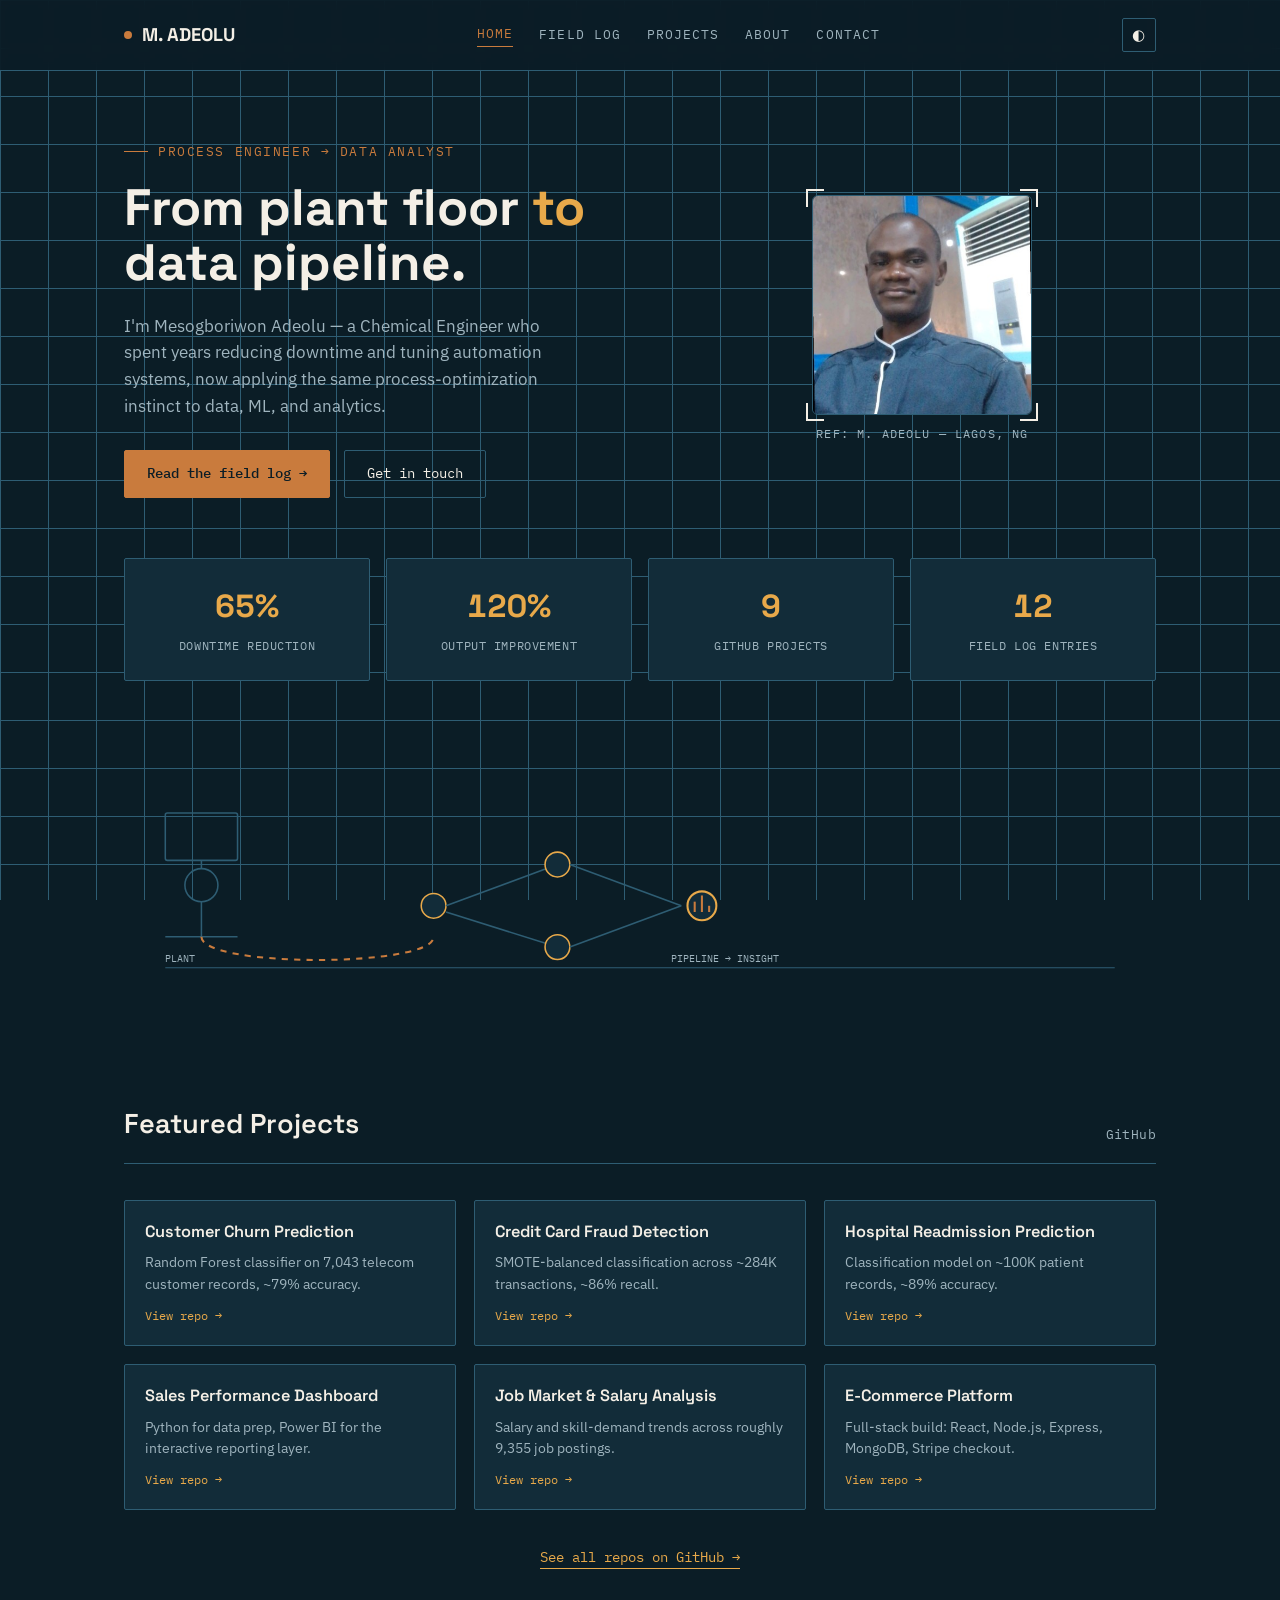
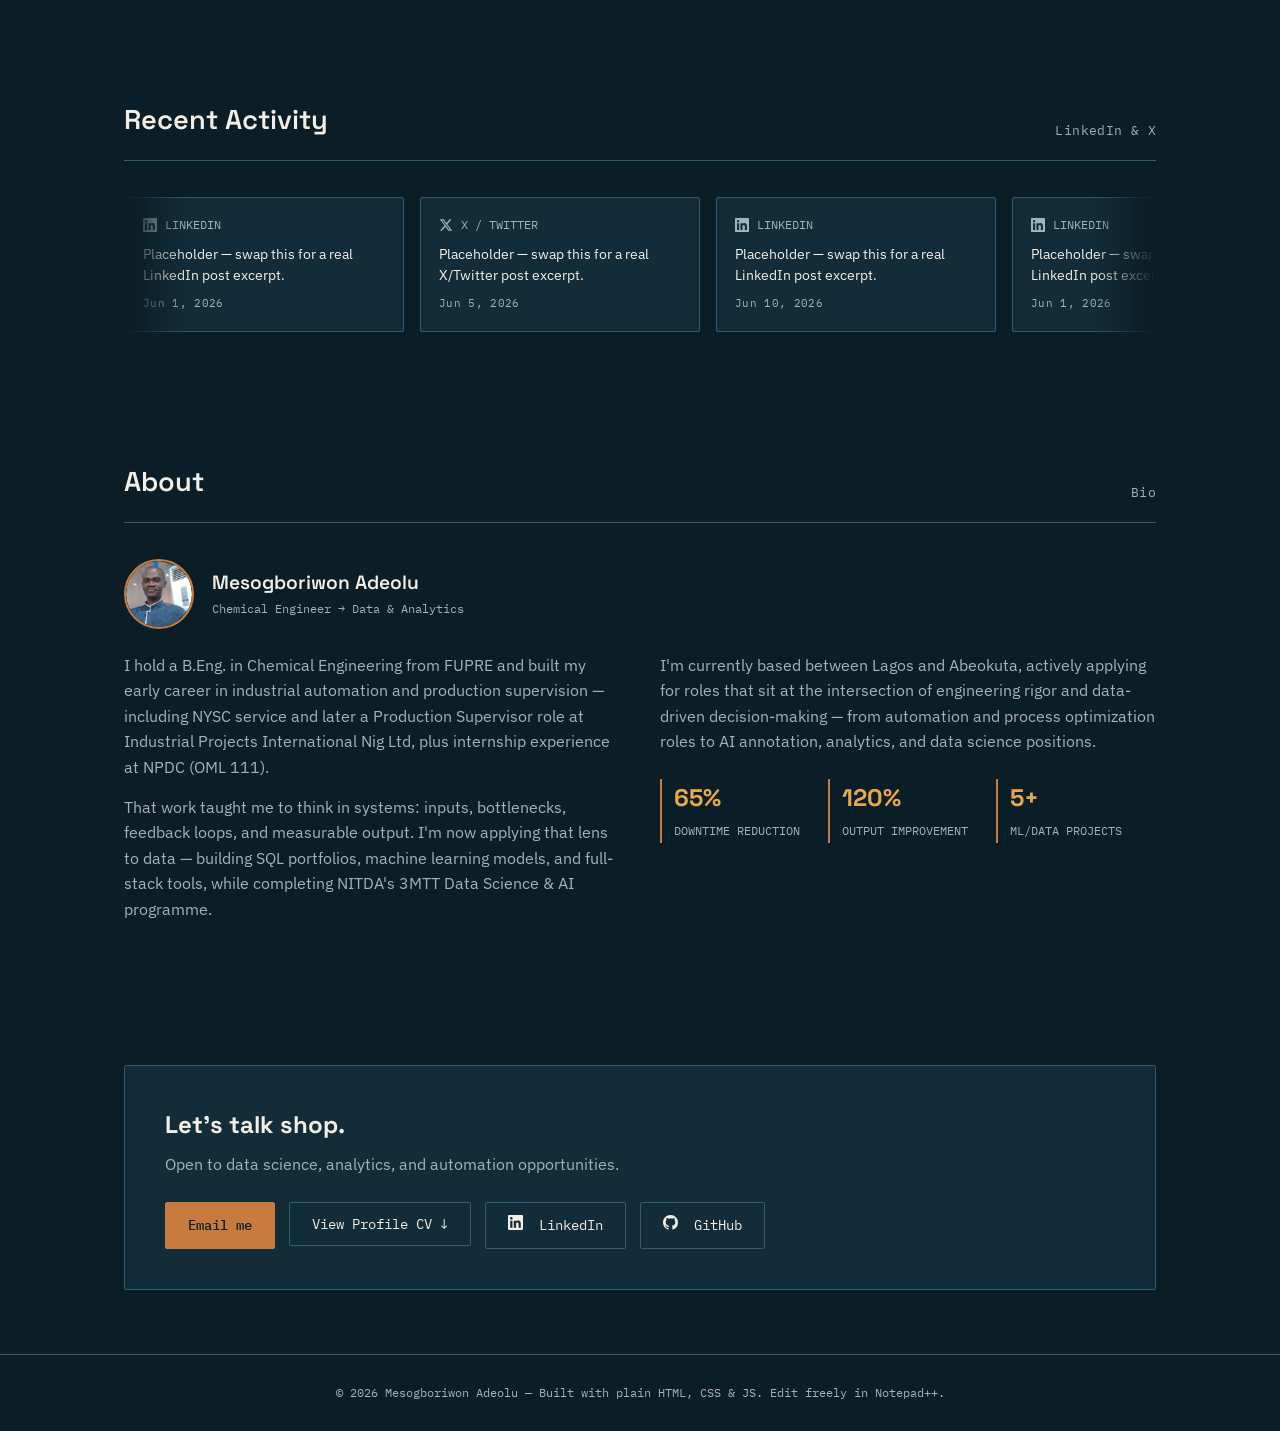
<file: index.html>
<!DOCTYPE html>
<html lang="en">
<head>
<meta charset="UTF-8">
<meta name="viewport" content="width=device-width, initial-scale=1.0">
<title>Mesogboriwon Adeolu — Field Notes</title>
<link rel="preconnect" href="https://fonts.googleapis.com">
<link href="https://fonts.googleapis.com/css2?family=Space+Grotesk:wght@400;500;600;700&family=IBM+Plex+Sans:wght@400;500;600&family=IBM+Plex+Mono:wght@400;500&display=swap" rel="stylesheet">
<link rel="stylesheet" href="styles.css">
</head>
<body>

<header>
  <nav>
    <div class="brand"><span class="dot"></span>M. ADEOLU</div>
    <button class="nav-toggle" id="navToggle" aria-label="Toggle menu">☰</button>
    <div class="nav-links" id="navLinks">
      <a href="index.html" data-page="index.html">Home</a>
      <a href="blog.html" data-page="blog.html">Field Log</a>
      <a href="index.html#projects">Projects</a>
      <a href="index.html#about">About</a>
      <a href="index.html#contact">Contact</a>
    </div>
    <div class="nav-right">
      <button class="theme-toggle" id="themeToggle" aria-label="Toggle light and dark theme">◐</button>
    </div>
  </nav>
</header>

<section class="hero">
  <div>
    <div class="eyebrow">Process Engineer → Data Analyst</div>
    <h1>From plant floor <span>to</span> data pipeline.</h1>
    <p>I'm Mesogboriwon Adeolu — a Chemical Engineer who spent years reducing downtime and tuning automation systems, now applying the same process-optimization instinct to data, ML, and analytics.</p>
    <div class="btn-row">
      <a href="blog.html" class="btn btn-solid">Read the field log →</a>
      <a href="index.html#contact" class="btn btn-outline">Get in touch</a>
    </div>
  </div>

  <div class="hero-photo-wrap">
    <div class="hero-photo-frame">
      <span class="corner-tick tl"></span>
      <span class="corner-tick tr"></span>
      <span class="corner-tick bl"></span>
      <span class="corner-tick br"></span>
      <img src="Images/adeolu-pics.jpg" alt="Mesogboriwon Adeolu">
    </div>
    <span class="hero-photo-label mono">Ref: M. Adeolu — Lagos, NG</span>
  </div>
</section>

<div class="stats-row">
  <div class="stat-card reveal">
    <b data-count="65" data-suffix="%">0%</b>
    <span>Downtime Reduction</span>
  </div>
  <div class="stat-card reveal">
    <b data-count="120" data-suffix="%">0%</b>
    <span>Output Improvement</span>
  </div>
  <div class="stat-card reveal">
    <b data-count="9" data-suffix="">0</b>
    <span>GitHub Projects</span>
  </div>
  <div class="stat-card reveal">
    <b data-count="12" data-suffix="">0</b>
    <span>Field Log Entries</span>
  </div>
</div>

<svg class="schematic wrap reveal" viewBox="0 0 1000 220" xmlns="http://www.w3.org/2000/svg" style="max-width:1080px;margin:0 auto 60px;display:block;padding:0 24px;">
  <rect x="40" y="60" width="70" height="46" fill="none" stroke-width="1.5" rx="2"/>
  <circle cx="75" cy="130" r="16" fill="none" stroke-width="1.5"/>
  <line x1="75" y1="106" x2="75" y2="114" stroke-width="1.5"/>
  <line x1="40" y1="180" x2="110" y2="180" stroke-width="1.5"/>
  <line x1="75" y1="146" x2="75" y2="180" stroke-width="1.5"/>
  <path class="live pulse" d="M75 180 C 75 210, 300 210, 300 180" fill="none" stroke-width="2"/>
  <circle class="node" cx="300" cy="150" r="12" stroke-width="1.5"/>
  <line x1="312" y1="150" x2="420" y2="110" stroke-width="1.5"/>
  <line x1="312" y1="156" x2="420" y2="190" stroke-width="1.5"/>
  <circle class="node" cx="420" cy="110" r="12" stroke-width="1.5"/>
  <circle class="node" cx="420" cy="190" r="12" stroke-width="1.5"/>
  <line x1="432" y1="110" x2="540" y2="150" stroke-width="1.5"/>
  <line x1="432" y1="190" x2="540" y2="150" stroke-width="1.5"/>
  <circle class="node live" cx="560" cy="150" r="14" stroke-width="2"/>
  <line x1="553" y1="156" x2="553" y2="146" class="live" stroke-width="2"/>
  <line x1="560" y1="156" x2="560" y2="140" class="live" stroke-width="2"/>
  <line x1="567" y1="156" x2="567" y2="150" class="live" stroke-width="2"/>
  <line x1="40" y1="210" x2="960" y2="210" stroke-width="1"/>
  <text x="40" y="204" font-family="IBM Plex Mono, monospace" font-size="10" fill="#9FB4BE">PLANT</text>
  <text x="530" y="204" font-family="IBM Plex Mono, monospace" font-size="10" fill="#9FB4BE">PIPELINE → INSIGHT</text>
</svg>

<section class="section reveal" id="projects">
  <div class="section-head"><h2>Featured Projects</h2><div class="tag mono">GitHub</div></div>
  <div class="projects-grid">

    <div class="project-card">
      <h3>Customer Churn Prediction</h3>
      <p>Random Forest classifier on 7,043 telecom customer records, ~79% accuracy.</p>
      <a class="project-link" href="https://github.com/adeolumesogboriwon1-ux/churn-prediction" target="_blank" rel="noopener">View repo →</a>
    </div>

    <div class="project-card">
      <h3>Credit Card Fraud Detection</h3>
      <p>SMOTE-balanced classification across ~284K transactions, ~86% recall.</p>
      <a class="project-link" href="https://github.com/adeolumesogboriwon1-ux/fraud-detection" target="_blank" rel="noopener">View repo →</a>
    </div>

    <div class="project-card">
      <h3>Hospital Readmission Prediction</h3>
      <p>Classification model on ~100K patient records, ~89% accuracy.</p>
      <a class="project-link" href="https://github.com/adeolumesogboriwon1-ux/healthcare_readmission" target="_blank" rel="noopener">View repo →</a>
    </div>

    <div class="project-card">
      <h3>Sales Performance Dashboard</h3>
      <p>Python for data prep, Power BI for the interactive reporting layer.</p>
      <a class="project-link" href="https://github.com/adeolumesogboriwon1-ux/sales-dashboard" target="_blank" rel="noopener">View repo →</a>
    </div>

    <div class="project-card">
      <h3>Job Market &amp; Salary Analysis</h3>
      <p>Salary and skill-demand trends across roughly 9,355 job postings.</p>
      <a class="project-link" href="https://github.com/adeolumesogboriwon1-ux/jobs-salary-analysis" target="_blank" rel="noopener">View repo →</a>
    </div>

    <div class="project-card">
      <h3>E-Commerce Platform</h3>
      <p>Full-stack build: React, Node.js, Express, MongoDB, Stripe checkout.</p>
      <a class="project-link" href="https://github.com/adeolumesogboriwon1-ux/ecommerce-store" target="_blank" rel="noopener">View repo →</a>
    </div>

  </div>
  <div class="preview-note">
    <a href="https://github.com/adeolumesogboriwon1-ux" target="_blank" rel="noopener">See all repos on GitHub →</a>
  </div>
</section>

<section class="section reveal" id="activity">
  <div class="section-head"><h2>Recent Activity</h2><div class="tag mono">LinkedIn & X</div></div>

  <!-- LIVE FEED — auto-updates from Juicer.io, connected to LinkedIn/X -->
  <div id="activityEmbed">
    <ul class="juicer-feed" data-feed-id="adeolu-mesogboriwon"></ul>
    <script type="text/javascript" src="https://www.juicer.io/embed/adeolu-mesogboriwon/embed-code.js" async defer></script>
  </div>

  <!--
    Manual fallback cards are now OFF since the live Juicer feed
    above is active. To bring them back, remove style="display:none"
    below and edit the socialPosts array in script.js.
    ============================================================
  -->
  <div class="social-marquee" id="activityManual">
    <div class="social-track" id="socialTrack"></div>
  </div>
</section>

<section class="section reveal" id="about">
  <div class="section-head"><h2>About</h2><div class="tag mono">Bio</div></div>
  <div class="about-header">
    <div class="avatar"><img src="Images/adeolu-pics.jpg" alt="Mesogboriwon Adeolu"></div>
    <div>
      <div class="name">Mesogboriwon Adeolu</div>
      <div class="role">Chemical Engineer → Data &amp; Analytics</div>
    </div>
  </div>
  <div class="about-grid">
    <div>
      <p>I hold a B.Eng. in Chemical Engineering from FUPRE and built my early career in industrial automation and production supervision — including NYSC service and later a Production Supervisor role at Industrial Projects International Nig Ltd, plus internship experience at NPDC (OML 111).</p>
      <p>That work taught me to think in systems: inputs, bottlenecks, feedback loops, and measurable output. I'm now applying that lens to data — building SQL portfolios, machine learning models, and full-stack tools, while completing NITDA's 3MTT Data Science & AI programme.</p>
    </div>
    <div>
      <p>I'm currently based between Lagos and Abeokuta, actively applying for roles that sit at the intersection of engineering rigor and data-driven decision-making — from automation and process optimization roles to AI annotation, analytics, and data science positions.</p>
      <div class="stat-row">
        <div class="stat"><b>65%</b><span>Downtime Reduction</span></div>
        <div class="stat"><b>120%</b><span>Output Improvement</span></div>
        <div class="stat"><b>5+</b><span>ML/Data Projects</span></div>
      </div>
    </div>
  </div>
</section>

<section class="section reveal" id="contact">
  <div class="contact-box">
    <div>
      <h2>Let's talk shop.</h2>
      <p>Open to data science, analytics, and automation opportunities.</p>
    </div>
    <div class="contact-links">
      <a class="btn btn-solid" href="mailto:Adeolumesogboriwon20@gmail.com">Email me</a>
      <div class="cv-dropdown" id="cvDropdown">
        <button class="btn btn-outline" id="cvDropdownBtn" aria-haspopup="true" aria-expanded="false">View Profile CV ↓</button>
        <div class="cv-menu" id="cvMenu"></div>
      </div>
      <a class="btn btn-outline btn-icon" href="https://linkedin.com/in/adeolu-mesogboriwon" target="_blank" rel="noopener"><span id="linkedinIcon"></span>&nbsp;LinkedIn</a>
      <a class="btn btn-outline btn-icon" href="https://github.com/adeolumesogboriwon1-ux" target="_blank" rel="noopener"><span id="githubIcon"></span>&nbsp;GitHub</a>
    </div>
  </div>
</section>

<footer>
  © <span id="year"></span> Mesogboriwon Adeolu — Built with plain HTML, CSS &amp; JS. Edit freely in Notepad++.
</footer>

<div class="modal-overlay" id="cvViewerOverlay">
  <div class="modal cv-viewer-modal" role="dialog" aria-modal="true">
    <button class="modal-close" id="cvViewerClose" aria-label="Close">✕</button>
    <h2 id="cvViewerTitle"></h2>
    <iframe class="cv-viewer-frame" id="cvViewerFrame" title="CV preview"></iframe>
    <div class="cv-viewer-actions">
      <a class="btn btn-solid" id="cvViewerDownload" href="#" download>Download ↓</a>
      <button class="btn btn-outline" id="cvViewerShare" type="button">Share</button>
    </div>
  </div>
</div>
<div class="share-toast" id="shareToast"></div>

<script src="script.js"></script>
</body>
</html>
</file>
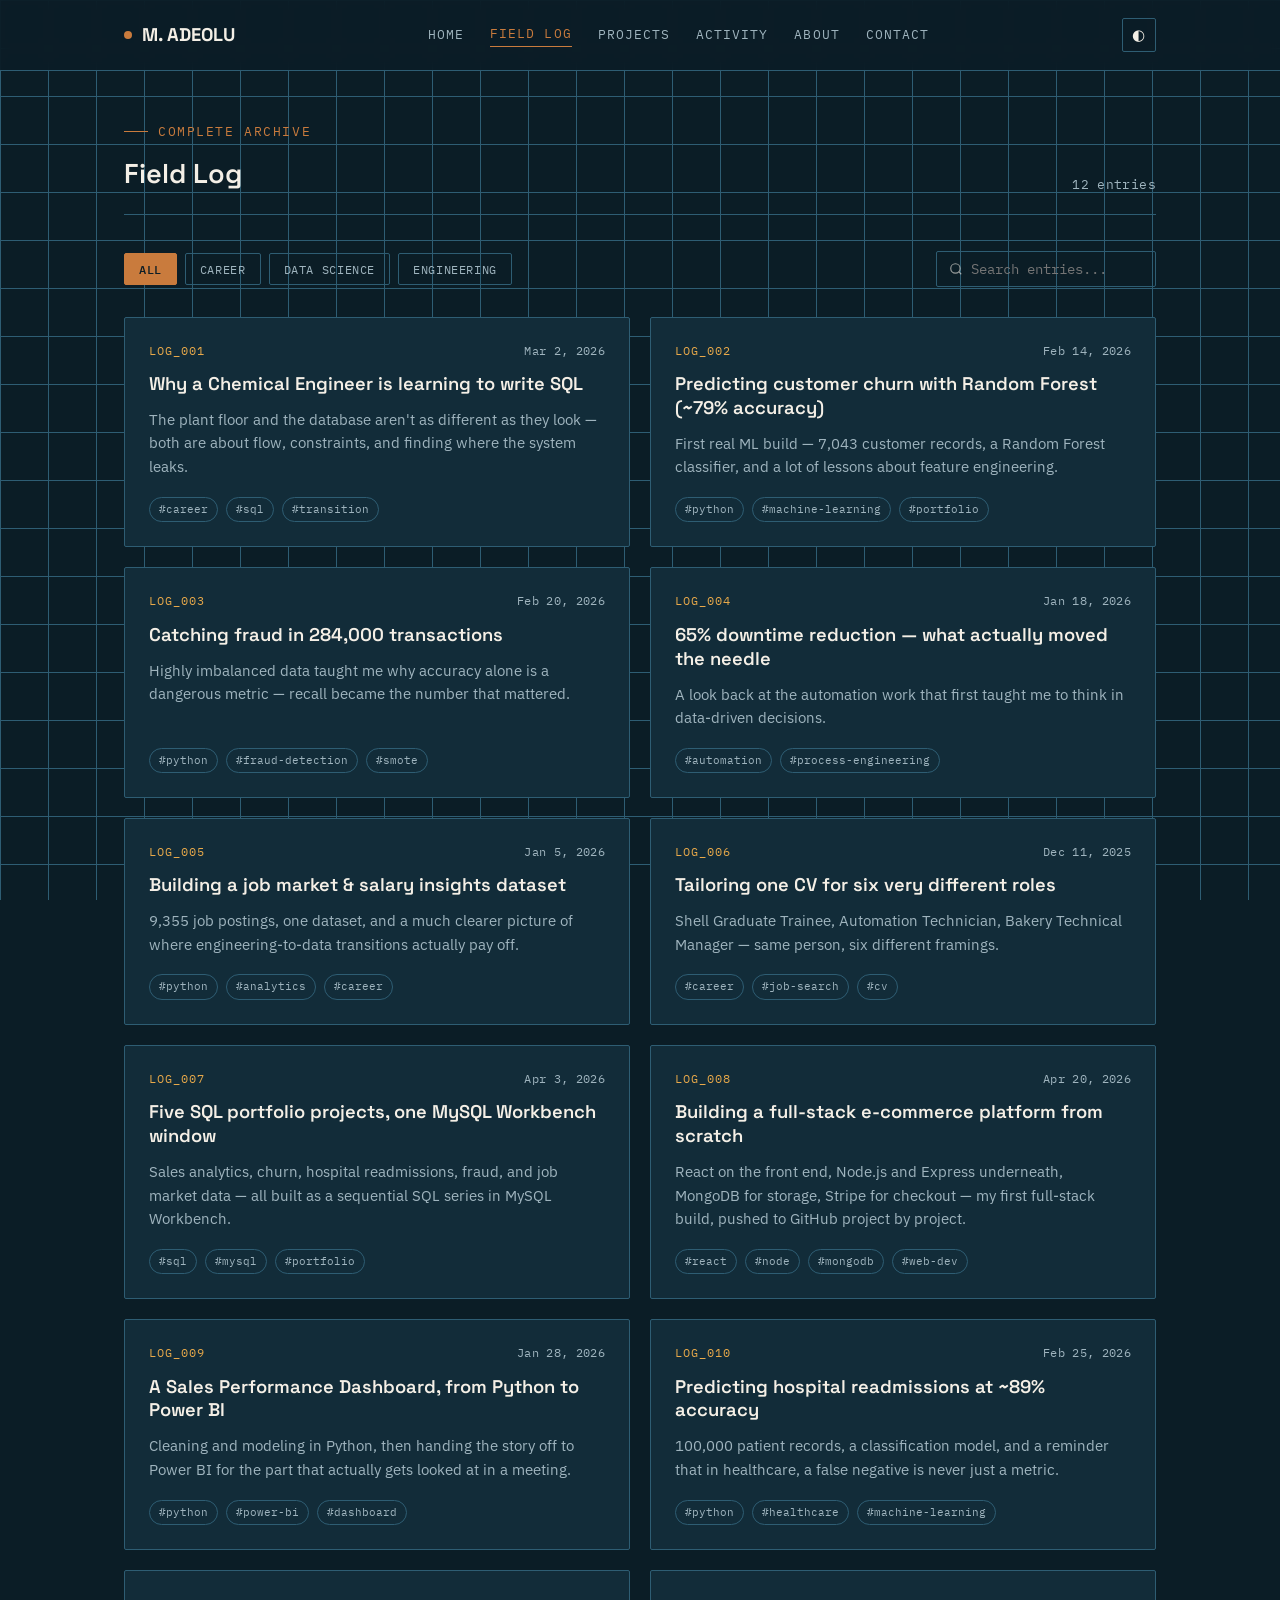
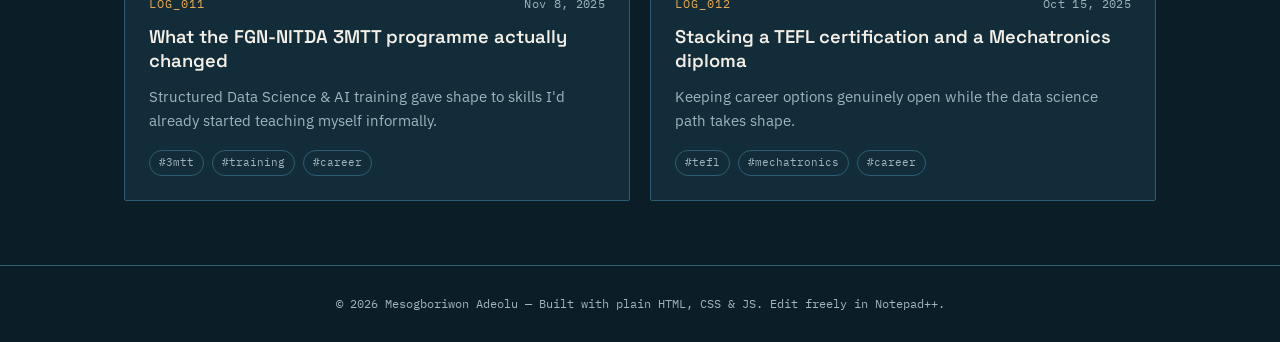
<file: blog.html>
<!DOCTYPE html>
<html lang="en">
<head>
<meta charset="UTF-8">
<meta name="viewport" content="width=device-width, initial-scale=1.0">
<title>Field Log — Mesogboriwon Adeolu</title>
<link rel="preconnect" href="https://fonts.googleapis.com">
<link href="https://fonts.googleapis.com/css2?family=Space+Grotesk:wght@400;500;600;700&family=IBM+Plex+Sans:wght@400;500;600&family=IBM+Plex+Mono:wght@400;500&display=swap" rel="stylesheet">
<link rel="stylesheet" href="styles.css">
</head>
<body>

<header>
  <nav>
    <div class="brand"><span class="dot"></span>M. ADEOLU</div>
    <button class="nav-toggle" id="navToggle" aria-label="Toggle menu">☰</button>
    <div class="nav-links" id="navLinks">
      <a href="index.html" data-page="index.html">Home</a>
      <a href="blog.html" data-page="blog.html">Field Log</a>
      <a href="index.html#projects">Projects</a>
      <a href="index.html#activity">Activity</a>
      <a href="index.html#about">About</a>
      <a href="index.html#contact">Contact</a>
    </div>
    <div class="nav-right">
      <button class="theme-toggle" id="themeToggle" aria-label="Toggle light and dark theme">◐</button>
    </div>
  </nav>
</header>

<section class="section reveal" style="padding-top:50px;">
  <div class="section-head">
    <div>
      <div class="eyebrow" style="margin-bottom:10px;">Complete archive</div>
      <h2>Field Log</h2>
    </div>
    <div class="tag mono" id="resultCount">12 entries</div>
  </div>

  <div class="controls">
    <div class="filters" id="filters"></div>
    <div class="search-box">
      <svg width="14" height="14" viewBox="0 0 24 24" fill="none" stroke="currentColor" stroke-width="2"><circle cx="11" cy="11" r="8"/><line x1="21" y1="21" x2="16.65" y2="16.65"/></svg>
      <input type="text" id="searchInput" placeholder="Search entries...">
    </div>
  </div>

  <div class="grid" id="postGrid"></div>
</section>

<footer>
  © <span id="year"></span> Mesogboriwon Adeolu — Built with plain HTML, CSS &amp; JS. Edit freely in Notepad++.
</footer>

<div class="modal-overlay" id="modalOverlay">
  <div class="modal" role="dialog" aria-modal="true">
    <button class="modal-close" id="modalClose" aria-label="Close">✕</button>
    <span class="log-id mono" id="modalLogId"></span>
    <h2 id="modalTitle"></h2>
    <div class="card-tags" id="modalTags"></div>
    <div class="modal-body" id="modalBody"></div>
  </div>
</div>

<script src="script.js"></script>
<script>
/* ============================================================
   EDIT YOUR POSTS HERE. Each post needs: id, title, date,
   category, excerpt, body (array of paragraphs), tags.
   ============================================================ */
const posts = [
  {
    id: "LOG_001",
    title: "Why a Chemical Engineer is learning to write SQL",
    date: "2026-03-02",
    category: "Career",
    excerpt: "The plant floor and the database aren't as different as they look — both are about flow, constraints, and finding where the system leaks.",
    tags: ["career", "sql", "transition"],
    body: [
      "For years my job was to keep a process running within spec: watch the variables, catch the drift before it becomes downtime, fix the bottleneck. Learning MySQL felt strangely familiar — a table is just a stream, a JOIN is just a manifold, and a slow query is a clogged line.",
      "I set up MySQL Workbench as my working environment and started with a Sales Performance Analytics project, treating it the same way I'd approach a process audit: understand the inputs, map the flow, find where value gets lost."
    ]
  },
  {
    id: "LOG_002",
    title: "Predicting customer churn with Random Forest (~79% accuracy)",
    date: "2026-02-14",
    category: "Data Science",
    excerpt: "First real ML build — 7,043 customer records, a Random Forest classifier, and a lot of lessons about feature engineering.",
    tags: ["python", "machine-learning", "portfolio"],
    body: [
      "This project used a telecom dataset of 7,043 customers to predict who was likely to churn. I ran it in Anaconda, cleaned and encoded the categorical features, and trained a Random Forest classifier that landed around 79% accuracy.",
      "The bigger lesson wasn't the model — it was realizing how much of the work is upstream: cleaning data, deciding what a 'feature' even means, and being honest about what the model can and can't tell you."
    ]
  },
  {
    id: "LOG_003",
    title: "Catching fraud in 284,000 transactions",
    date: "2026-02-20",
    category: "Data Science",
    excerpt: "Highly imbalanced data taught me why accuracy alone is a dangerous metric — recall became the number that mattered.",
    tags: ["python", "fraud-detection", "smote"],
    body: [
      "Credit card fraud detection is a classic imbalanced classification problem — fraud is rare, so a model can be 99% 'accurate' while missing almost every real case. I used SMOTE to rebalance the training data and a Random Forest model tuned for recall, reaching about 86% recall across roughly 284,000 transactions.",
      "It reframed how I think about metrics: the right number depends entirely on what a false negative actually costs."
    ]
  },
  {
    id: "LOG_004",
    title: "65% downtime reduction — what actually moved the needle",
    date: "2026-01-18",
    category: "Engineering",
    excerpt: "A look back at the automation work that first taught me to think in data-driven decisions.",
    tags: ["automation", "process-engineering"],
    body: [
      "Before data science, my biggest win was cutting downtime by 65% and improving output by 120% through targeted automation upgrades. The real driver wasn't a single fix — it was building a feedback loop: measure, isolate the constraint, adjust, remeasure.",
      "Looking back, that project was already 'data science' in spirit. I just didn't have the vocabulary — or the tools — for it yet."
    ]
  },
  {
    id: "LOG_005",
    title: "Building a job market & salary insights dataset",
    date: "2026-01-05",
    category: "Data Science",
    excerpt: "9,355 job postings, one dataset, and a much clearer picture of where engineering-to-data transitions actually pay off.",
    tags: ["python", "analytics", "career"],
    body: [
      "I analyzed roughly 9,355 job postings to understand salary patterns across data and engineering roles. Beyond the technical exercise, it doubled as career research — helping me see which skills show up most often in the roles I'm targeting.",
      "It's the kind of project that pays for itself twice: once as a portfolio piece, once as market intelligence."
    ]
  },
  {
    id: "LOG_006",
    title: "Tailoring one CV for six very different roles",
    date: "2025-12-11",
    category: "Career",
    excerpt: "Shell Graduate Trainee, Automation Technician, Bakery Technical Manager — same person, six different framings.",
    tags: ["career", "job-search", "cv"],
    body: [
      "One of the more underrated data-adjacent skills I've built recently is pattern-matching my own experience against very different job descriptions — Shell's CAR framework, Mondelēz's digitalization focus, Rite Foods' bakery operations — and rewriting the same core achievements to fit each.",
      "It's a good reminder that a portfolio isn't one fixed document. It's a dataset you query differently depending on who's asking."
    ]
  },
  {
    id: "LOG_007",
    title: "Five SQL portfolio projects, one MySQL Workbench window",
    date: "2026-04-03",
    category: "Data Science",
    excerpt: "Sales analytics, churn, hospital readmissions, fraud, and job market data — all built as a sequential SQL series in MySQL Workbench.",
    tags: ["sql", "mysql", "portfolio"],
    body: [
      "I set out to build five SQL projects back to back, all in MySQL Workbench, to force consistency in syntax and style: Sales Performance Analytics, Customer Churn and Retention, Hospital Patient Readmission, Fraud Detection, and Job Market & Salary Insights.",
      "Working through them sequentially meant each one got a little sharper — better use of CTEs and window functions, cleaner joins, and queries written with MySQL's own syntax (CAST, DATE_FORMAT, LOAD DATA INFILE) rather than dialects I'd half-remembered from documentation examples.",
      "The throughline across all five is the same one from my engineering days: define the question precisely before you touch the data, or you'll optimize the wrong thing."
    ]
  },
  {
    id: "LOG_008",
    title: "Building a full-stack e-commerce platform from scratch",
    date: "2026-04-20",
    category: "Data Science",
    excerpt: "React on the front end, Node.js and Express underneath, MongoDB for storage, Stripe for checkout — my first full-stack build, pushed to GitHub project by project.",
    tags: ["react", "node", "mongodb", "web-dev"],
    body: [
      "After a run of data-analysis projects, I wanted a build where I owned the whole stack — so I started an e-commerce platform: React for the interface, Node.js and Express for the API layer, MongoDB for product and order data, and Stripe wired in for real checkout flows.",
      "I'm pushing it to GitHub project by project rather than as one final drop, partly for the commit history and partly because it forces me to ship working slices instead of an all-or-nothing build.",
      "It's the closest thing to plant commissioning I've done outside a plant — get the core system running end to end first, then instrument and improve each stage."
    ]
  },
  {
    id: "LOG_009",
    title: "A Sales Performance Dashboard, from Python to Power BI",
    date: "2026-01-28",
    category: "Data Science",
    excerpt: "Cleaning and modeling in Python, then handing the story off to Power BI for the part that actually gets looked at in a meeting.",
    tags: ["python", "power-bi", "dashboard"],
    body: [
      "This project split cleanly into two halves: Python for the heavy lifting — cleaning, aggregating, and shaping the sales data — and Power BI for the layer people actually interact with, where the numbers become a story someone can act on in five minutes.",
      "It reinforced something I hadn't fully appreciated coming from engineering: the analysis is only half the job. The other half is presenting it so a non-technical stakeholder can make a decision without needing to understand the pipeline behind it."
    ]
  },
  {
    id: "LOG_010",
    title: "Predicting hospital readmissions at ~89% accuracy",
    date: "2026-02-25",
    category: "Data Science",
    excerpt: "100,000 patient records, a classification model, and a reminder that in healthcare, a false negative is never just a metric.",
    tags: ["python", "healthcare", "machine-learning"],
    body: [
      "This model predicts whether a patient is likely to be readmitted, trained on around 100,000 records and landing near 89% accuracy after feature selection and tuning.",
      "Healthcare data raises the stakes on something I already cared about from process work: understanding what a miss actually costs. A missed readmission risk isn't a rounding error — it's a real patient outcome — so I spent as much time on evaluation and error analysis as I did on the model itself."
    ]
  },
  {
    id: "LOG_011",
    title: "What the FGN-NITDA 3MTT programme actually changed",
    date: "2025-11-08",
    category: "Career",
    excerpt: "Structured Data Science & AI training gave shape to skills I'd already started teaching myself informally.",
    tags: ["3mtt", "training", "career"],
    body: [
      "Before enrolling in the FGN-NITDA 3MTT Data Science & AI programme, I was learning in a fairly scattered way — a tutorial here, a dataset there. The structure of a formal programme forced a more disciplined path through the fundamentals: statistics, data cleaning, model evaluation, and the workflow discipline that separates a real project from a notebook that only runs on my machine.",
      "It also gave me a peer group going through the same transition, which turned out to matter as much as the curriculum — engineering was a fairly solitary shift until then."
    ]
  },
  {
    id: "LOG_012",
    title: "Stacking a TEFL certification and a Mechatronics diploma",
    date: "2025-10-15",
    category: "Career",
    excerpt: "Keeping career options genuinely open while the data science path takes shape.",
    tags: ["tefl", "mechatronics", "career"],
    body: [
      "Alongside the data and engineering work, I'm completing a TEFL certification and a Mechatronics diploma, both expected in 2026. Neither is a hedge against the data science path — they're deliberate breadth: TEFL keeps remote teaching and tutoring open as an income stream, and Mechatronics deepens the automation side of my engineering background.",
      "I've learned not to apologize for a varied CV. In a market this competitive, optionality is a strategy, not a lack of focus."
    ]
  }
];

/* ============================================================
   RENDER LOGIC — you shouldn't need to touch anything below
   ============================================================ */
const grid = document.getElementById('postGrid');
const filtersEl = document.getElementById('filters');
const searchInput = document.getElementById('searchInput');
const resultCount = document.getElementById('resultCount');

const categories = ["All", ...new Set(posts.map(p => p.category))];
let activeFilter = "All";
let searchTerm = "";

function renderFilters(){
  filtersEl.innerHTML = categories.map(c =>
    `<button class="filter-btn ${c === activeFilter ? 'active' : ''}" data-cat="${c}">${c}</button>`
  ).join('');
  filtersEl.querySelectorAll('.filter-btn').forEach(btn => {
    btn.addEventListener('click', () => {
      activeFilter = btn.dataset.cat;
      renderFilters();
      renderGrid();
    });
  });
}

function formatDate(d){
  const date = new Date(d);
  return date.toLocaleDateString('en-US', { month: 'short', day: 'numeric', year: 'numeric' });
}

function renderGrid(){
  const term = searchTerm.trim().toLowerCase();
  const filtered = posts.filter(p => {
    const matchesCat = activeFilter === "All" || p.category === activeFilter;
    const matchesSearch = !term ||
      p.title.toLowerCase().includes(term) ||
      p.excerpt.toLowerCase().includes(term) ||
      p.tags.some(t => t.includes(term));
    return matchesCat && matchesSearch;
  });

  resultCount.textContent = `${filtered.length} ${filtered.length === 1 ? 'entry' : 'entries'}`;

  if(filtered.length === 0){
    grid.innerHTML = `<div class="empty-state">No entries match that search. Try a different term or filter.</div>`;
    return;
  }

  grid.innerHTML = filtered.map(p => `
    <article class="card" data-id="${p.id}" tabindex="0" role="button" aria-label="Open entry: ${p.title}">
      <div class="card-top">
        <span class="log-id mono">${p.id}</span>
        <span class="card-date mono">${formatDate(p.date)}</span>
      </div>
      <h3>${p.title}</h3>
      <p>${p.excerpt}</p>
      <div class="card-tags">${p.tags.map(t => `<span class="pill">#${t}</span>`).join('')}</div>
    </article>
  `).join('');

  grid.querySelectorAll('.card').forEach(card => {
    card.addEventListener('click', () => openModal(card.dataset.id));
    card.addEventListener('keypress', (e) => { if(e.key === 'Enter') openModal(card.dataset.id); });
  });
}

const overlay = document.getElementById('modalOverlay');
const modalClose = document.getElementById('modalClose');

function openModal(id){
  const post = posts.find(p => p.id === id);
  if(!post) return;
  document.getElementById('modalLogId').textContent = `${post.id} — ${formatDate(post.date)}`;
  document.getElementById('modalTitle').textContent = post.title;
  document.getElementById('modalTags').innerHTML = post.tags.map(t => `<span class="pill">#${t}</span>`).join('');
  document.getElementById('modalBody').innerHTML = post.body.map(par => `<p>${par}</p>`).join('');
  overlay.classList.add('open');
  modalClose.focus();
}
function closeModal(){ overlay.classList.remove('open'); }
modalClose.addEventListener('click', closeModal);
overlay.addEventListener('click', (e) => { if(e.target === overlay) closeModal(); });
document.addEventListener('keydown', (e) => { if(e.key === 'Escape') closeModal(); });

searchInput.addEventListener('input', (e) => {
  searchTerm = e.target.value;
  renderGrid();
});

renderFilters();
renderGrid();
</script>

</body>
</html>
</file>
<file: styles.css>
:root{
  --ink:#0B1D26;
  --panel:#122C39;
  --grid-line:#2E5D73;
  --paper:#F4EFE6;
  --copper:#C97B3D;
  --amber:#E8A94A;
  --text-dim:#9FB4BE;
  --text-bright:#F4EFE6;
  --radius:2px;
}

body[data-theme="light"]{
  --ink:#F4EFE6;
  --panel:#FFFFFF;
  --grid-line:#D8CFBE;
  --text-dim:#5B6B72;
  --text-bright:#0B1D26;
}
body[data-theme="light"] .schematic .node{fill:var(--panel);}

*{margin:0;padding:0;box-sizing:border-box;}

html{scroll-behavior:smooth;}
@media (prefers-reduced-motion: reduce){
  html{scroll-behavior:auto;}
  *{animation-duration:0.01ms !important; transition-duration:0.01ms !important;}
}

body{
  background-color:var(--ink);
  background-image:
    linear-gradient(var(--grid-line) 1px, transparent 1px),
    linear-gradient(90deg, var(--grid-line) 1px, transparent 1px);
  background-size:48px 48px;
  background-attachment:fixed;
  color:var(--text-bright);
  font-family:'IBM Plex Sans', sans-serif;
  line-height:1.6;
  transition:background-color 0.25s, color 0.25s;
}

a{color:inherit;text-decoration:none;}
::selection{background:var(--copper);color:var(--ink);}
:focus-visible{outline:2px solid var(--amber);outline-offset:3px;}

.wrap{max-width:1080px;margin:0 auto;padding:0 24px;}
.mono{font-family:'IBM Plex Mono', monospace;letter-spacing:0.03em;}

/* ===== NAV ===== */
header{
  position:sticky;top:0;z-index:50;
  background:rgba(11,29,38,0.92);
  backdrop-filter:blur(6px);
  border-bottom:1px solid var(--grid-line);
}
body[data-theme="light"] header{background:rgba(244,239,230,0.92);}

nav{
  display:flex;align-items:center;justify-content:space-between;
  padding:18px 24px;max-width:1080px;margin:0 auto;gap:16px;
}
.brand{
  font-family:'Space Grotesk',sans-serif;
  font-weight:700;font-size:1.15rem;
  display:flex;align-items:center;gap:10px;
}
.brand .dot{width:8px;height:8px;background:var(--copper);border-radius:50%;display:inline-block;}
.nav-links{display:flex;gap:26px;align-items:center;}
.nav-links a{
  color:var(--text-dim);
  font-family:'IBM Plex Mono',monospace;
  font-size:0.82rem;
  text-transform:uppercase;
  letter-spacing:0.08em;
  transition:color 0.2s;
  position:relative;
  padding-bottom:2px;
}
.nav-links a:hover{color:var(--amber);}
.nav-links a.active{color:var(--copper);border-bottom:1px solid var(--copper);}
.nav-toggle{display:none;background:none;border:1px solid var(--grid-line);color:var(--text-bright);padding:6px 10px;border-radius:var(--radius);cursor:pointer;}
.nav-right{display:flex;align-items:center;gap:14px;}

@media (max-width:760px){
  .nav-links{
    position:absolute;top:100%;left:0;right:0;
    flex-direction:column;background:var(--ink);
    border-bottom:1px solid var(--grid-line);
    padding:16px 24px;gap:16px;align-items:flex-start;
    display:none;
  }
  .nav-links.open{display:flex;}
  .nav-toggle{display:block;}
}

.theme-toggle{
  background:none;border:1px solid var(--grid-line);color:var(--text-bright);
  width:34px;height:34px;border-radius:var(--radius);cursor:pointer;
  display:flex;align-items:center;justify-content:center;font-size:0.95rem;
  transition:border-color 0.2s, color 0.2s;flex-shrink:0;
}
.theme-toggle:hover{border-color:var(--amber);color:var(--amber);}

/* ===== HERO (home) ===== */
.hero{
  padding:70px 24px 60px;
  max-width:1080px;margin:0 auto;
  display:grid;grid-template-columns:1.05fr 0.95fr;gap:48px;align-items:center;
}
@media (max-width:860px){.hero{grid-template-columns:1fr;padding-top:44px;text-align:center;}}

.hero-photo-wrap{
  display:flex;flex-direction:column;align-items:center;gap:10px;
}
.hero-photo-frame{
  position:relative;width:220px;height:220px;
}
.hero-photo-frame img{
  width:100%;height:100%;object-fit:cover;border-radius:6px;
  border:1px solid var(--grid-line);display:block;
}
.corner-tick{position:absolute;width:18px;height:18px;border-color:var(--copper);}
.corner-tick.tl{top:-6px;left:-6px;border-top:2px solid;border-left:2px solid;}
.corner-tick.tr{top:-6px;right:-6px;border-top:2px solid;border-right:2px solid;}
.corner-tick.bl{bottom:-6px;left:-6px;border-bottom:2px solid;border-left:2px solid;}
.corner-tick.br{bottom:-6px;right:-6px;border-bottom:2px solid;border-right:2px solid;}
.hero-photo-label{
  font-family:'IBM Plex Mono',monospace;font-size:0.72rem;color:var(--text-dim);
  letter-spacing:0.1em;text-transform:uppercase;
}

.eyebrow{
  font-family:'IBM Plex Mono',monospace;
  color:var(--copper);font-size:0.82rem;
  letter-spacing:0.12em;text-transform:uppercase;
  margin-bottom:18px;
  display:flex;align-items:center;gap:10px;
}
@media (max-width:860px){.eyebrow{justify-content:center;}}
.eyebrow::before{content:'';width:24px;height:1px;background:var(--copper);}

h1{
  font-family:'Space Grotesk',sans-serif;
  font-weight:700;
  font-size:clamp(2.1rem, 4.2vw, 3.2rem);
  line-height:1.08;
  margin-bottom:22px;
}
h1 span{color:var(--amber);}

.hero p{color:var(--text-dim);font-size:1.05rem;max-width:46ch;margin-bottom:30px;}
@media (max-width:860px){.hero p{margin-left:auto;margin-right:auto;}}

.btn-row{display:flex;gap:14px;flex-wrap:wrap;}
@media (max-width:860px){.btn-row{justify-content:center;}}

.btn{
  font-family:'IBM Plex Mono',monospace;
  font-size:0.85rem;
  padding:12px 22px;
  border-radius:var(--radius);
  border:1px solid var(--copper);
  cursor:pointer;
  transition:all 0.2s;
  display:inline-flex;align-items:center;gap:8px;
  background:transparent;
}
.btn-solid{background:var(--copper);color:var(--ink);font-weight:500;}
.btn-solid:hover{background:var(--amber);border-color:var(--amber);}
.btn-outline{color:var(--text-bright);border-color:var(--grid-line);}
.btn-outline:hover{border-color:var(--amber);color:var(--amber);}

/* schematic svg */
.schematic{width:100%;height:auto;}
.schematic line, .schematic path, .schematic circle, .schematic rect{stroke:var(--grid-line);}
.schematic .live{stroke:var(--copper);}
.schematic .node{fill:var(--panel);stroke:var(--amber);}
.schematic .pulse{stroke-dasharray:6 6;animation:dash 3.5s linear infinite;}
@keyframes dash{to{stroke-dashoffset:-120;}}

/* ===== SCROLL REVEAL ===== */
.reveal{opacity:0;transform:translateY(18px);transition:opacity 0.6s ease, transform 0.6s ease;}
.reveal.in-view{opacity:1;transform:translateY(0);}

/* ===== STATS ===== */
.stats-row{
  display:grid;grid-template-columns:repeat(4,1fr);gap:16px;
  max-width:1080px;margin:0 auto;padding:0 24px 70px;
}
@media (max-width:760px){.stats-row{grid-template-columns:repeat(2,1fr);}}
.stat-card{
  background:var(--panel);border:1px solid var(--grid-line);border-radius:var(--radius);
  padding:22px 18px;text-align:center;
}
.stat-card b{
  display:block;font-family:'Space Grotesk',sans-serif;font-size:2rem;color:var(--amber);
  font-variant-numeric:tabular-nums;
}
.stat-card span{font-family:'IBM Plex Mono',monospace;font-size:0.72rem;color:var(--text-dim);text-transform:uppercase;letter-spacing:0.05em;}

/* ===== SECTION LABELS ===== */
.section{padding:64px 24px;max-width:1080px;margin:0 auto;}
.section-head{
  display:flex;justify-content:space-between;align-items:flex-end;
  margin-bottom:36px;flex-wrap:wrap;gap:16px;
  border-bottom:1px solid var(--grid-line);
  padding-bottom:18px;
}
.section-head h2{font-family:'Space Grotesk',sans-serif;font-size:1.7rem;font-weight:600;}
.section-head .tag{color:var(--text-dim);font-family:'IBM Plex Mono',monospace;font-size:0.8rem;}

/* ===== FILTER / SEARCH ===== */
.controls{display:flex;justify-content:space-between;align-items:center;gap:16px;margin-bottom:30px;flex-wrap:wrap;}
.filters{display:flex;gap:8px;flex-wrap:wrap;}
.filter-btn{
  font-family:'IBM Plex Mono',monospace;font-size:0.78rem;
  padding:7px 14px;border-radius:var(--radius);
  border:1px solid var(--grid-line);background:transparent;color:var(--text-dim);
  cursor:pointer;transition:all 0.2s;text-transform:uppercase;letter-spacing:0.05em;
}
.filter-btn:hover{color:var(--text-bright);border-color:var(--text-dim);}
.filter-btn.active{background:var(--copper);color:var(--ink);border-color:var(--copper);font-weight:500;}

.search-box{
  display:flex;align-items:center;gap:8px;
  border:1px solid var(--grid-line);border-radius:var(--radius);
  padding:8px 12px;min-width:220px;
}
.search-box input{background:none;border:none;color:var(--text-bright);font-family:'IBM Plex Mono',monospace;font-size:0.85rem;width:100%;}
.search-box input:focus{outline:none;}
.search-box svg{flex-shrink:0;opacity:0.6;}

/* ===== BLOG GRID ===== */
.grid{display:grid;grid-template-columns:repeat(2,1fr);gap:20px;}
@media (max-width:720px){.grid{grid-template-columns:1fr;}}

.card{
  background:var(--panel);border:1px solid var(--grid-line);border-radius:var(--radius);
  padding:24px;cursor:pointer;transition:border-color 0.2s, transform 0.2s;
  display:flex;flex-direction:column;gap:12px;
}
.card:hover{border-color:var(--copper);transform:translateY(-2px);}
.card-top{display:flex;justify-content:space-between;align-items:center;}
.log-id{font-family:'IBM Plex Mono',monospace;font-size:0.72rem;color:var(--amber);letter-spacing:0.08em;}
.card-date{font-family:'IBM Plex Mono',monospace;font-size:0.72rem;color:var(--text-dim);}
.card h3{font-family:'Space Grotesk',sans-serif;font-size:1.15rem;font-weight:600;line-height:1.3;}
.card p{color:var(--text-dim);font-size:0.92rem;}
.card-tags{display:flex;gap:8px;flex-wrap:wrap;margin-top:auto;padding-top:6px;}
.pill{font-family:'IBM Plex Mono',monospace;font-size:0.68rem;padding:3px 9px;border:1px solid var(--grid-line);border-radius:20px;color:var(--text-dim);}
.empty-state{grid-column:1/-1;text-align:center;padding:60px 20px;color:var(--text-dim);font-family:'IBM Plex Mono',monospace;font-size:0.9rem;}

/* ===== MODAL ===== */
.modal-overlay{
  position:fixed;inset:0;background:rgba(11,29,38,0.85);
  display:none;align-items:flex-start;justify-content:center;
  padding:60px 20px;z-index:100;overflow-y:auto;
}
.modal-overlay.open{display:flex;}
.modal{background:var(--panel);border:1px solid var(--copper);border-radius:var(--radius);max-width:680px;width:100%;padding:36px;position:relative;}
.modal-close{position:absolute;top:20px;right:20px;background:none;border:1px solid var(--grid-line);color:var(--text-bright);width:32px;height:32px;border-radius:var(--radius);cursor:pointer;font-size:1rem;}
.modal-close:hover{border-color:var(--amber);color:var(--amber);}
.modal .log-id{display:block;margin-bottom:10px;}
.modal h2{font-family:'Space Grotesk',sans-serif;font-size:1.6rem;margin-bottom:14px;line-height:1.2;}
.modal .card-tags{margin-bottom:18px;}
.modal-body{color:var(--text-dim);font-size:0.98rem;}
.modal-body p{margin-bottom:14px;}

/* ===== PROJECTS ===== */
.projects-grid{display:grid;grid-template-columns:repeat(3,1fr);gap:18px;}
@media (max-width:860px){.projects-grid{grid-template-columns:repeat(2,1fr);}}
@media (max-width:560px){.projects-grid{grid-template-columns:1fr;}}
.project-card{
  background:var(--panel);border:1px solid var(--grid-line);border-radius:var(--radius);
  padding:20px;display:flex;flex-direction:column;gap:10px;
  transition:border-color 0.2s, transform 0.2s;
}
.project-card:hover{border-color:var(--copper);transform:translateY(-2px);}
.project-card h3{font-family:'Space Grotesk',sans-serif;font-size:1.02rem;font-weight:600;line-height:1.3;}
.project-card p{color:var(--text-dim);font-size:0.85rem;flex-grow:1;}
.project-link{font-family:'IBM Plex Mono',monospace;font-size:0.76rem;color:var(--amber);display:inline-flex;align-items:center;gap:6px;}
.project-link:hover{color:var(--copper);}

/* ===== ABOUT ===== */
.about-header{display:flex;align-items:center;gap:18px;margin-bottom:24px;}
.avatar{
  width:70px;height:70px;border-radius:50%;
  background:var(--panel);border:2px solid var(--copper);
  display:flex;align-items:center;justify-content:center;
  font-family:'Space Grotesk',sans-serif;font-weight:700;font-size:1.3rem;
  color:var(--amber);flex-shrink:0;overflow:hidden;
}
.avatar img{width:100%;height:100%;object-fit:cover;border-radius:50%;}
.about-header .name{font-family:'Space Grotesk',sans-serif;font-size:1.2rem;font-weight:600;}
.about-header .role{font-family:'IBM Plex Mono',monospace;font-size:0.78rem;color:var(--text-dim);}

.about-grid{display:grid;grid-template-columns:1fr 1fr;gap:40px;}
@media (max-width:720px){.about-grid{grid-template-columns:1fr;}}
.about-grid p{color:var(--text-dim);margin-bottom:14px;}
.stat-row{display:flex;gap:28px;margin-top:24px;flex-wrap:wrap;}
.stat{border-left:2px solid var(--copper);padding-left:12px;}
.stat b{display:block;font-family:'Space Grotesk',sans-serif;font-size:1.5rem;color:var(--amber);}
.stat span{font-family:'IBM Plex Mono',monospace;font-size:0.72rem;color:var(--text-dim);text-transform:uppercase;}

/* ===== CONTACT ===== */
.contact-box{
  background:var(--panel);border:1px solid var(--grid-line);border-radius:var(--radius);
  padding:40px;display:flex;justify-content:space-between;align-items:center;gap:24px;flex-wrap:wrap;
}
.contact-box h2{font-family:'Space Grotesk',sans-serif;font-size:1.5rem;margin-bottom:8px;}
.contact-box p{color:var(--text-dim);}
.contact-links{display:flex;gap:14px;flex-wrap:wrap;}

.cv-dropdown{position:relative;}
.cv-menu{
  display:none;position:absolute;top:calc(100% + 8px);left:0;
  background:var(--panel);border:1px solid var(--grid-line);border-radius:var(--radius);
  min-width:260px;max-height:320px;overflow-y:auto;padding:6px;z-index:20;box-shadow:0 8px 24px rgba(0,0,0,0.3);
}
.cv-menu.open{display:block;}
.cv-menu button{
  display:block;width:100%;text-align:left;padding:10px 12px;border-radius:var(--radius);
  font-family:'IBM Plex Mono',monospace;font-size:0.82rem;color:var(--text-bright);
  background:none;border:none;cursor:pointer;
}
.cv-menu button:hover{background:var(--copper);color:var(--ink);}
.cv-menu .cv-empty{padding:10px 12px;color:var(--text-dim);font-family:'IBM Plex Mono',monospace;font-size:0.8rem;}

/* ===== CV VIEWER MODAL ===== */
.cv-viewer-modal{max-width:820px;}
.cv-viewer-frame{
  width:100%;height:65vh;min-height:400px;border:1px solid var(--grid-line);
  border-radius:var(--radius);background:#fff;margin-top:6px;
}
.cv-viewer-actions{display:flex;gap:12px;margin-top:18px;flex-wrap:wrap;}
.share-toast{
  position:fixed;bottom:24px;left:50%;transform:translateX(-50%);
  background:var(--copper);color:var(--ink);font-family:'IBM Plex Mono',monospace;
  font-size:0.82rem;padding:10px 18px;border-radius:var(--radius);z-index:200;
  opacity:0;pointer-events:none;transition:opacity 0.25s;
}
.share-toast.show{opacity:1;}

/* ===== ICON BUTTONS ===== */
.btn-icon{display:inline-flex;align-items:center;}
.btn-icon svg{width:15px;height:15px;flex-shrink:0;}

/* ===== SOCIAL ACTIVITY MARQUEE ===== */
#activityEmbed{max-width:100%;margin:0 auto;}
#activityEmbed .juicer-feed{list-style:none;padding:0;}
.social-marquee{overflow:hidden;position:relative;-webkit-mask-image:linear-gradient(90deg, transparent, #000 6%, #000 94%, transparent);mask-image:linear-gradient(90deg, transparent, #000 6%, #000 94%, transparent);}
.social-track{display:flex;gap:16px;width:max-content;animation:marquee 32s linear infinite;}
.social-marquee:hover .social-track{animation-play-state:paused;}
@keyframes marquee{from{transform:translateX(0);}to{transform:translateX(-50%);}}
.social-card{
  background:var(--panel);border:1px solid var(--grid-line);border-radius:var(--radius);
  padding:18px;width:280px;flex-shrink:0;display:flex;flex-direction:column;gap:10px;
  transition:border-color 0.2s;
}
.social-card:hover{border-color:var(--copper);}
.social-platform{display:flex;align-items:center;gap:8px;font-family:'IBM Plex Mono',monospace;font-size:0.72rem;color:var(--text-dim);text-transform:uppercase;}
.social-platform svg{width:14px;height:14px;}
.social-card p{color:var(--text-bright);font-size:0.86rem;line-height:1.5;}
.social-date{font-family:'IBM Plex Mono',monospace;font-size:0.7rem;color:var(--text-dim);margin-top:auto;}

/* ===== PREVIEW STRIP (home page mini blog/projects) ===== */
.preview-note{
  text-align:center;margin-top:34px;
}
.preview-note a{
  font-family:'IBM Plex Mono',monospace;font-size:0.85rem;color:var(--amber);
  border-bottom:1px solid var(--amber);padding-bottom:2px;
}
.preview-note a:hover{color:var(--copper);border-color:var(--copper);}

footer{
  border-top:1px solid var(--grid-line);
  padding:28px 24px;text-align:center;
  color:var(--text-dim);font-family:'IBM Plex Mono',monospace;font-size:0.78rem;
}
</file>
